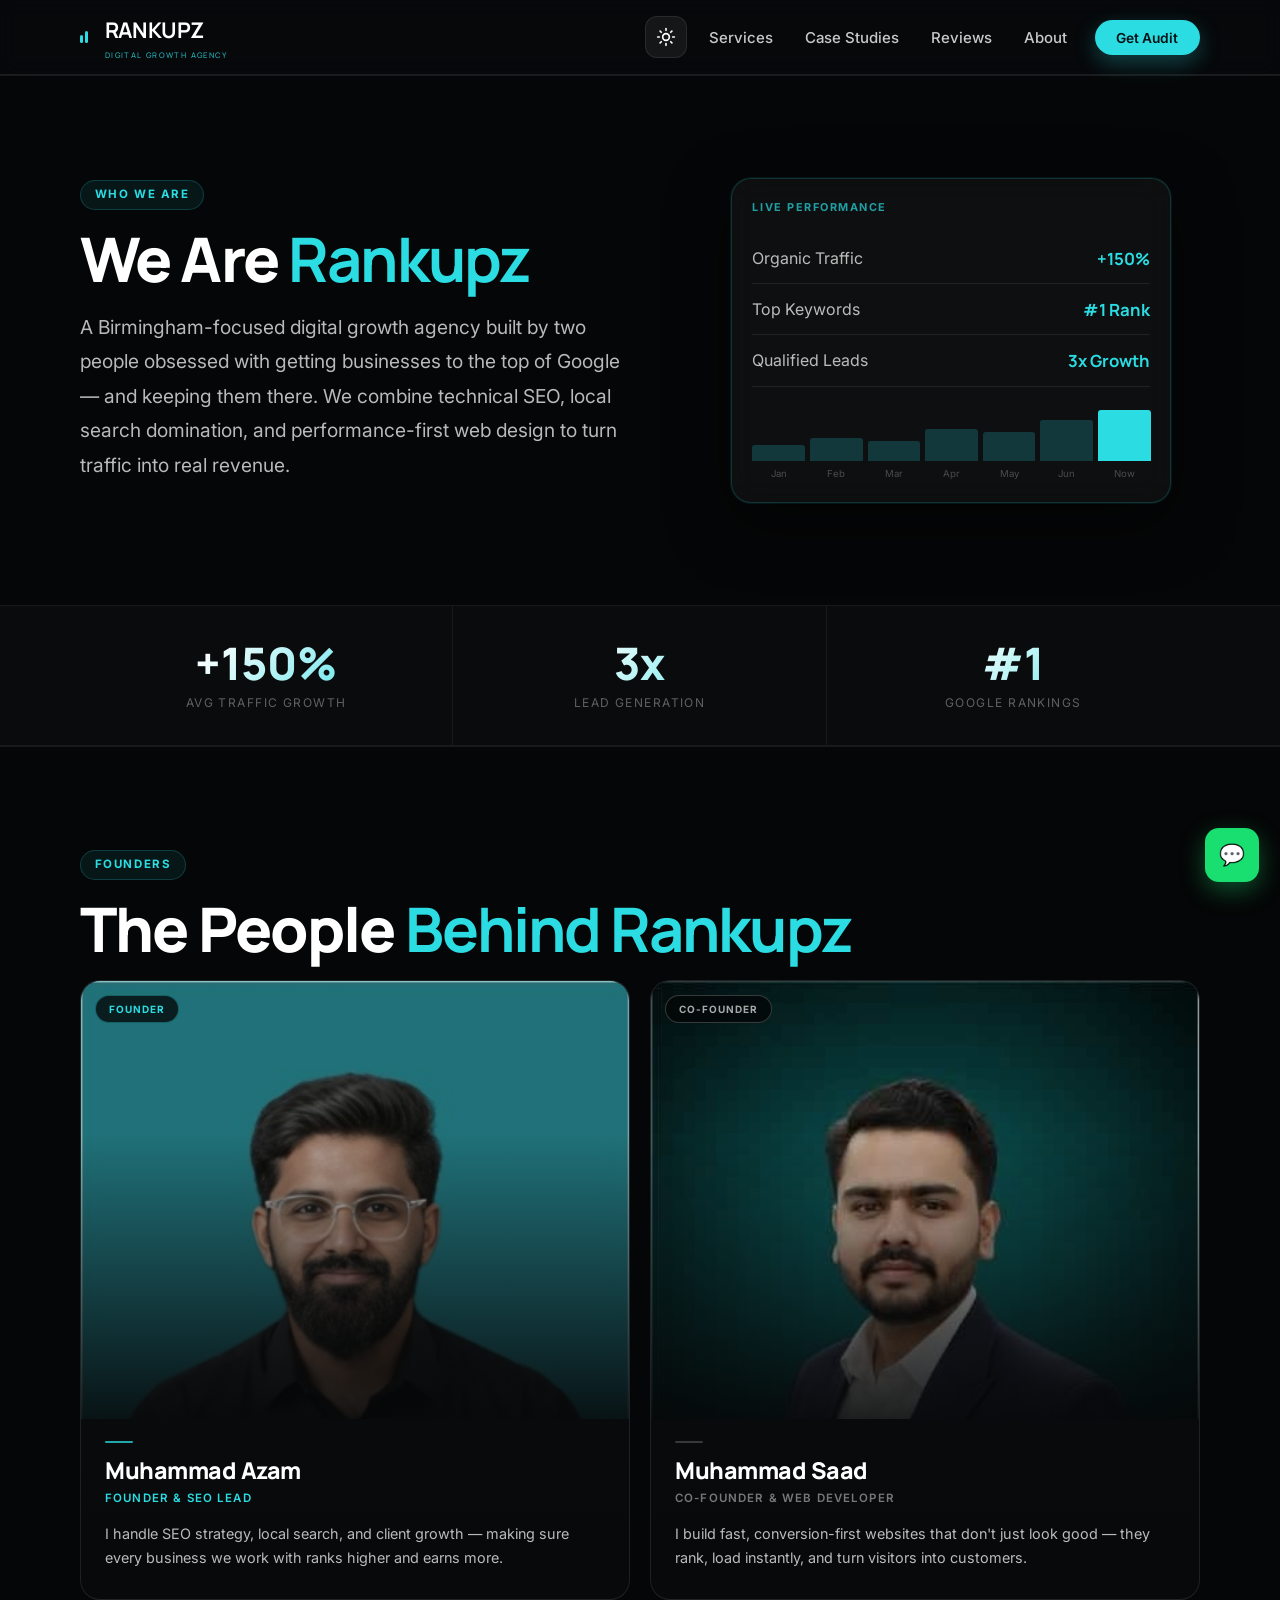
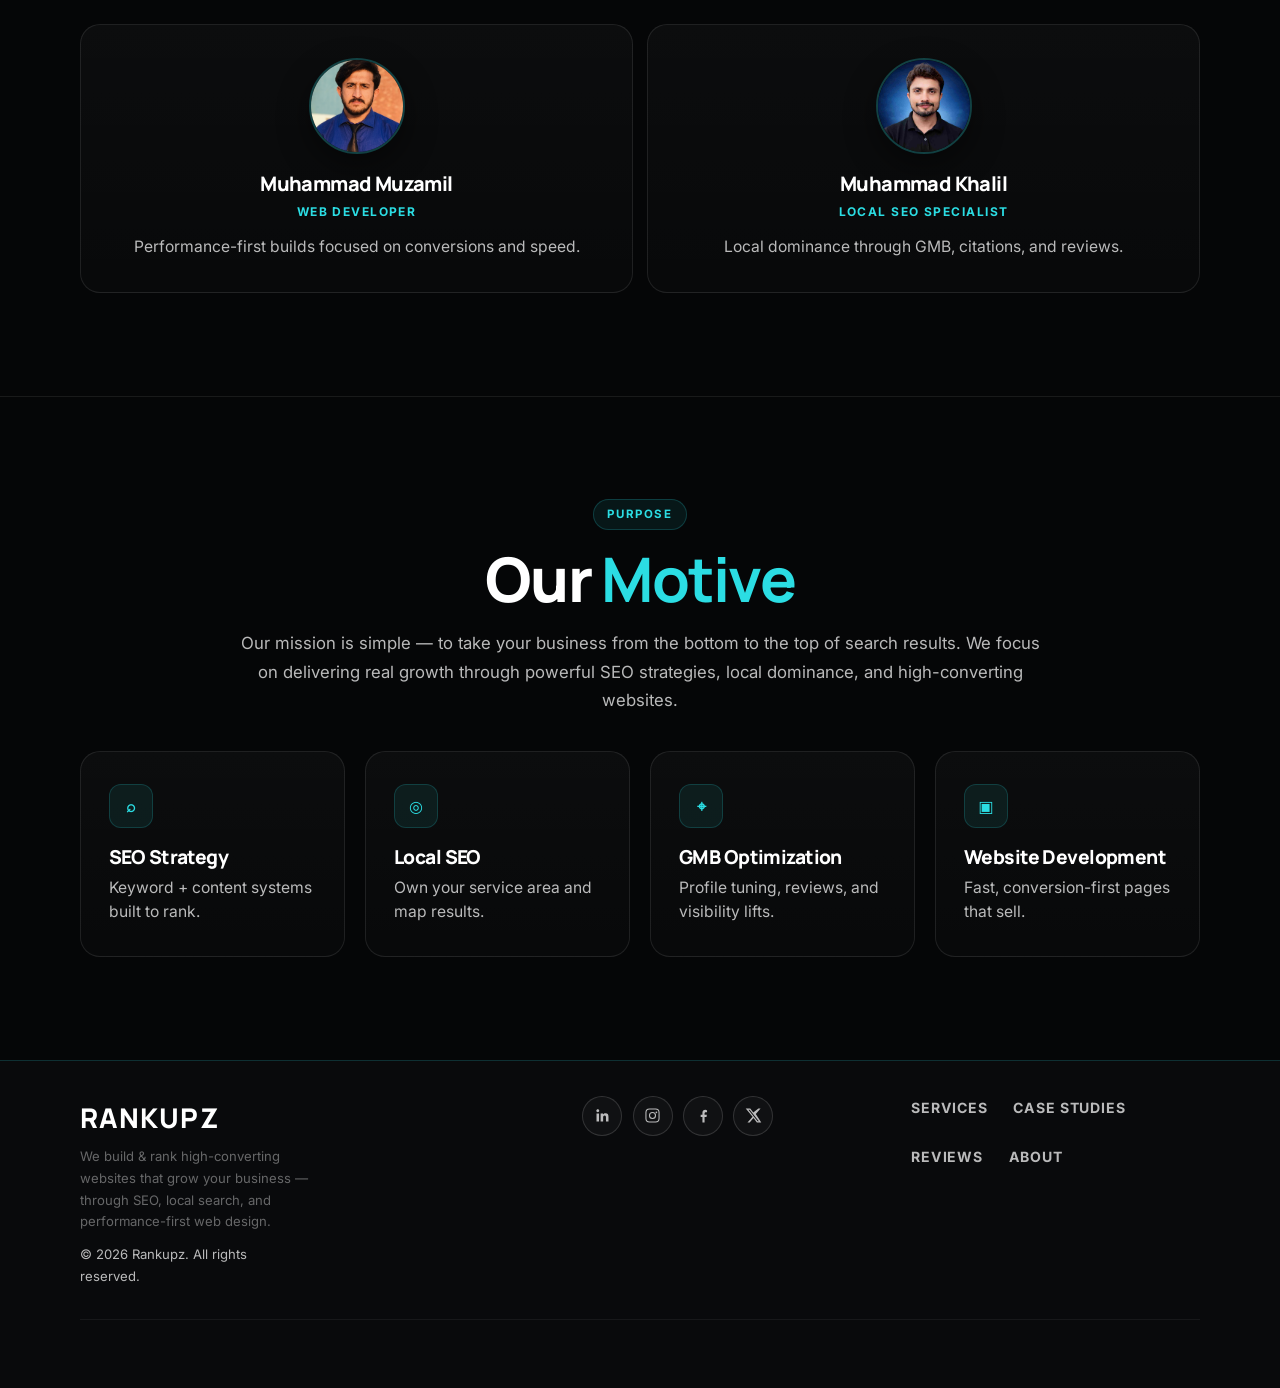
<file: about.html>
<!DOCTYPE html>
<html lang="en">
<head>
  <meta charset="UTF-8" />
  <meta name="viewport" content="width=device-width, initial-scale=1.0" />
  <meta name="description" content="Learn more about Rankupz, its expertise, and the services behind its premium digital growth work." />
  <title>About Us - Rankupz | Digital Growth Agency Birmingham</title>
  <link rel="preconnect" href="https://fonts.googleapis.com" />
  <link rel="preconnect" href="https://fonts.gstatic.com" crossorigin />
  <link href="https://fonts.googleapis.com/css2?family=Manrope:wght@500;600;700;800&family=Inter:wght@400;500;600;700&display=swap" rel="stylesheet" />
  <link rel="stylesheet" href="style.css" />
  <script>
    (function () {
      try {
        if (localStorage.getItem("theme") === "light") document.documentElement.setAttribute("data-theme", "light");
      } catch (e) {}
    })();
  </script>
</head>
<body>
  <a class="skip-link" href="#main">Skip to content</a>

  <header class="site-header" id="top">
    <div class="container header-inner">
      <a class="logo" href="index.html" aria-label="Home">
        <span class="logo-bars" aria-hidden="true"></span>
        <div>
          RANKUPZ
          <span style="display:block;font-size:0.48rem;font-weight:500;letter-spacing:0.18em;color:rgba(43,221,227,0.8);text-transform:uppercase;margin-top:1px;">Digital Growth Agency</span>
        </div>
      </a>

      <nav class="nav" aria-label="Primary">
        <button type="button" class="theme-toggle" id="theme-toggle" aria-label="Switch to light mode" title="Switch to light mode" aria-pressed="true">
          <svg class="theme-toggle-icon theme-toggle-icon--sun" xmlns="http://www.w3.org/2000/svg" viewBox="0 0 24 24" fill="none" stroke="currentColor" stroke-width="2" stroke-linecap="round" aria-hidden="true">
            <circle cx="12" cy="12" r="4" />
            <path d="M12 2v2M12 20v2M4.93 4.93l1.41 1.41M17.66 17.66l1.41 1.41M2 12h2M20 12h2M4.93 19.07l1.41-1.41M17.66 6.34l1.41-1.41" />
          </svg>
          <svg class="theme-toggle-icon theme-toggle-icon--moon" xmlns="http://www.w3.org/2000/svg" viewBox="0 0 24 24" fill="currentColor" aria-hidden="true">
            <path d="M21 12.79A9 9 0 1 1 11.21 3 7 7 0 0 0 21 12.79z" />
          </svg>
        </button>
        <button type="button" class="nav-toggle" aria-expanded="false" aria-controls="nav-menu" aria-label="Open menu">
          <span class="nav-toggle-bar"></span>
          <span class="nav-toggle-bar"></span>
          <span class="nav-toggle-bar"></span>
        </button>

        <ul class="nav-menu" id="nav-menu">
          <li><a href="index.html#services" class="nav-link">Services</a></li>
          <li><a href="index.html#projects" class="nav-link">Case Studies</a></li>
          <li><a href="index.html#reviews" class="nav-link">Reviews</a></li>
          <li><a href="about.html" class="nav-link">About</a></li>
          <li><a href="index.html#contact" class="nav-cta">Get Audit</a></li>
        </ul>
      </nav>
    </div>
  </header>

  <main id="main">
    <section class="section about-hero-section">
      <div class="container about-hero-layout">

        <!-- LEFT: existing text content (keep exactly as is) -->
        <div class="about-hero-content">
          <p class="section-label">Who We Are</p>
          <h1 class="section-title">We Are <span class="accent">Rankupz</span></h1>
          <p class="about-lead">A Birmingham-focused digital growth agency built by two people obsessed with getting businesses to the top of Google — and keeping them there. We combine technical SEO, local search domination, and performance-first web design to turn traffic into real revenue.</p>
        </div>

        <!-- RIGHT: performance panel (copy EXACTLY from index.html hero) -->
        <div class="hero-visual">
          <div class="hero-panel">
            <p class="hero-panel-label">Live Performance</p>
            <div class="hero-panel-row">
              <span>Organic Traffic</span><strong>+150%</strong>
            </div>
            <div class="hero-panel-row">
              <span>Top Keywords</span><strong>#1 Rank</strong>
            </div>
            <div class="hero-panel-row">
              <span>Qualified Leads</span><strong>3x Growth</strong>
            </div>
            <div class="hero-chart" aria-hidden="true">
              <span class="hero-bar" style="height:28%"></span>
              <span class="hero-bar" style="height:42%"></span>
              <span class="hero-bar" style="height:36%"></span>
              <span class="hero-bar" style="height:58%"></span>
              <span class="hero-bar" style="height:52%"></span>
              <span class="hero-bar" style="height:74%"></span>
              <span class="hero-bar hero-bar--active" style="height:92%"></span>
            </div>
            <div class="hero-chart-months" aria-hidden="true">
              <span>Jan</span><span>Feb</span><span>Mar</span>
              <span>Apr</span><span>May</span><span>Jun</span>
              <span>Now</span>
            </div>
          </div>
        </div>

      </div>
    </section>

    <div class="about-stats-band">
      <div class="container">
        <div class="about-stats-inner">
          <div class="about-stat-item">
            <p class="about-stat-num">+150%</p>
            <p class="about-stat-lbl">Avg Traffic Growth</p>
          </div>
          <div class="about-stat-item">
            <p class="about-stat-num">3x</p>
            <p class="about-stat-lbl">Lead Generation</p>
          </div>
          <div class="about-stat-item">
            <p class="about-stat-num">#1</p>
            <p class="about-stat-lbl">Google Rankings</p>
          </div>
        </div>
      </div>
    </div>

    <section class="section founders-section">
      <div class="container">
        <p class="section-label">Founders</p>
        <h2 class="section-title">The People <span class="accent">Behind Rankupz</span></h2>

        <div class="founders-grid">
          <div class="founder-card reveal" data-delay="0">
            <div class="founder-img">
              <img src="azam.jpg" alt="Muhammad Azam - Founder Rankupz" loading="lazy" decoding="async" />
              <div class="founder-img-overlay"></div>
              <span class="founder-badge">Founder</span>
            </div>
            <div class="founder-body">
              <div class="founder-accent-line"></div>
              <h3 class="founder-name">Muhammad Azam</h3>
              <p class="founder-role">Founder & SEO Lead</p>
              <p class="founder-bio">I handle SEO strategy, local search, and client growth — making sure every business we work with ranks higher and earns more.</p>
            </div>
          </div>

          <div class="founder-card reveal" data-delay="1">
            <div class="founder-img">
              <img src="saad.jpg" alt="Muhammad Saad - Co-Founder Rankupz" loading="lazy" decoding="async" />
              <div class="founder-img-overlay"></div>
              <span class="founder-badge founder-badge--co">Co-Founder</span>
            </div>
            <div class="founder-body">
              <div class="founder-accent-line founder-accent-line--dim"></div>
              <h3 class="founder-name">Muhammad Saad</h3>
              <p class="founder-role founder-role--dim">Co-Founder & Web Developer</p>
              <p class="founder-bio">I build fast, conversion-first websites that don't just look good — they rank, load instantly, and turn visitors into customers.</p>
            </div>
          </div>
        </div>

        <div class="team-members-row">
          <article class="team-card reveal" data-delay="2">
            <img class="team-avatar" src="Muzamil.jpg" alt="Muhammad Muzamil profile photo" />
            <h3 class="team-name">Muhammad Muzamil</h3>
            <p class="team-role">Web Developer</p>
            <p class="team-bio">Performance-first builds focused on conversions and speed.</p>
          </article>

          <article class="team-card reveal" data-delay="3">
            <img class="team-avatar" src="khalil.jpg" alt="Muhammad Khalil photo" />
            <h3 class="team-name">Muhammad Khalil</h3>
            <p class="team-role">Local SEO Specialist</p>
            <p class="team-bio">Local dominance through GMB, citations, and reviews.</p>
          </article>
        </div>
      </div>
    </section>

    <!-- ========== OUR MOTIVE ========== -->
    <section class="section motive-section" aria-labelledby="motive-title">
      <div class="container motive-container">
        <header class="motive-header reveal">
          <p class="section-label">Purpose</p>
          <h2 id="motive-title" class="section-title">Our <span class="accent">Motive</span></h2>
          <p class="motive-desc">
            Our mission is simple — to take your business from the bottom to the top of search results. We focus on delivering real growth through powerful SEO strategies, local dominance, and high-converting websites.
          </p>
        </header>

        <div class="motive-grid">
          <article class="motive-card reveal" data-delay="0">
            <div class="motive-icon" aria-hidden="true">⌕</div>
            <h3 class="motive-title">SEO Strategy</h3>
            <p class="motive-text">Keyword + content systems built to rank.</p>
          </article>

          <article class="motive-card reveal" data-delay="1">
            <div class="motive-icon" aria-hidden="true">◎</div>
            <h3 class="motive-title">Local SEO</h3>
            <p class="motive-text">Own your service area and map results.</p>
          </article>

          <article class="motive-card reveal" data-delay="2">
            <div class="motive-icon" aria-hidden="true">⌖</div>
            <h3 class="motive-title">GMB Optimization</h3>
            <p class="motive-text">Profile tuning, reviews, and visibility lifts.</p>
          </article>

          <article class="motive-card reveal" data-delay="3">
            <div class="motive-icon" aria-hidden="true">▣</div>
            <h3 class="motive-title">Website Development</h3>
            <p class="motive-text">Fast, conversion-first pages that sell.</p>
          </article>
        </div>
      </div>
    </section>

  </main>

  <footer class="site-footer">
    <div class="container footer-inner">
      <div>
        <p class="footer-brand">RANKUPZ</p>
        <p class="footer-tagline">We build & rank high-converting websites that grow your business — through SEO, local search, and performance-first web design.</p>
        <p class="footer-copy">&copy; <span id="year"></span> Rankupz. All rights reserved.</p>
      </div>

      <div class="footer-social" aria-label="Social media links">
        <a href="https://www.linkedin.com/in/muhammad-azam-2197a6378/" class="social-link" target="_blank" rel="noopener noreferrer" aria-label="LinkedIn">
          <svg viewBox="0 0 24 24" fill="currentColor" aria-hidden="true"><path d="M20.447 20.452h-3.554v-5.569c0-1.328-.027-3.037-1.852-3.037-1.853 0-2.136 1.445-2.136 2.939v5.667H9.351V9h3.414v1.561h.046c.477-.9 1.637-1.85 3.37-1.85 3.601 0 4.267 2.37 4.267 5.455v6.286zM5.337 7.433c-1.144 0-2.063-.926-2.063-2.065 0-1.138.92-2.063 2.063-2.063 1.14 0 2.064.925 2.064 2.063 0 1.139-.925 2.065-2.064 2.065zm1.782 13.019H3.555V9h3.564v11.452z"/></svg>
        </a>
        <a href="https://www.instagram.com/" class="social-link" target="_blank" rel="noopener noreferrer" aria-label="Instagram">
          <svg viewBox="0 0 24 24" fill="currentColor" aria-hidden="true"><path d="M7.75 2h8.5A5.75 5.75 0 0 1 22 7.75v8.5A5.75 5.75 0 0 1 16.25 22h-8.5A5.75 5.75 0 0 1 2 16.25v-8.5A5.75 5.75 0 0 1 7.75 2m0 1.5A4.25 4.25 0 0 0 3.5 7.75v8.5a4.25 4.25 0 0 0 4.25 4.25h8.5a4.25 4.25 0 0 0 4.25-4.25v-8.5a4.25 4.25 0 0 0-4.25-4.25h-8.5M17.5 6.25a1.25 1.25 0 1 1 0 2.5 1.25 1.25 0 0 1 0-2.5M12 7a5 5 0 1 1 0 10 5 5 0 0 1 0-10m0 1.5a3.5 3.5 0 1 0 0 7 3.5 3.5 0 0 0 0-7"/></svg>
        </a>
        <a href="https://www.facebook.com/" class="social-link" target="_blank" rel="noopener noreferrer" aria-label="Facebook">
          <svg viewBox="0 0 24 24" fill="currentColor" aria-hidden="true"><path d="M13.5 22v-8h2.75l.5-3h-3.25V9.25c0-.89.34-1.75 1.82-1.75H17V4.87A19.6 19.6 0 0 0 14.57 4c-2.48 0-4.07 1.5-4.07 4.22V11H8v3h2.5v8h3z"/></svg>
        </a>
        <a href="https://x.com/" class="social-link" target="_blank" rel="noopener noreferrer" aria-label="X (Twitter)">
          <svg viewBox="0 0 24 24" fill="currentColor" aria-hidden="true"><path d="M18.9 2h3.1l-6.8 7.8L23 22h-6.2l-4.8-6.3L6.6 22H3.5l7.2-8.3L1 2h6.4l4.3 5.7L18.9 2zm-1.1 18h1.7L6.6 3.9H4.8L17.8 20z"/></svg>
        </a>
      </div>

      <nav class="footer-links" aria-label="Footer">
        <a href="index.html#services">Services</a>
        <a href="index.html#projects">Case Studies</a>
        <a href="index.html#reviews">Reviews</a>
        <a href="about.html">About</a>
      </nav>
    </div>

    <a class="floating-chat" href="index.html#contact" aria-label="Open contact section">💬</a>
  </footer>

  <script src="script.js"></script>
</body>
</html>
</file>
<file: style.css>
/* ============================================
   RANKUPZ — dark premium agency UI
   Accent: #2bdde3
   ============================================ */

:root {
  color-scheme: dark;
  --bg: #050607;
  --surface: #0c0d10;
  --surface-2: #111318;
  --text: #ffffff;
  --muted: rgba(255, 255, 255, 0.72);
  --accent: #2bdde3;
  --accent-soft: rgba(43, 221, 227, 0.15);
  --border: rgba(255, 255, 255, 0.09);
  --stat-gradient-start: #ffffff;
  /* Softer, more premium shadows (less harsh) */
  --shadow: 0 14px 44px rgba(0, 0, 0, 0.42);
  --shadow-hover: 0 18px 56px rgba(0, 0, 0, 0.48);
  --glow-soft: 0 0 0 1px rgba(43, 221, 227, 0.12), 0 10px 30px rgba(43, 221, 227, 0.14);
  --glow-hover: 0 0 0 1px rgba(43, 221, 227, 0.22), 0 14px 38px rgba(43, 221, 227, 0.18);
  --radius: 20px;
  --radius-pill: 999px;
  --font-display: "Manrope", system-ui, sans-serif;
  --font-body: "Inter", system-ui, sans-serif;
  --header-h: 74px;
  --ease: cubic-bezier(0.22, 1, 0.36, 1);
  /* Consistent spacing scale */
  --space-1: 0.5rem;
  --space-2: 0.75rem;
  --space-3: 1rem;
  --space-4: 1.25rem;
  --space-5: 1.6rem;
  --space-6: 2rem;
  --space-7: 2.6rem;
}

*,
*::before,
*::after {
  box-sizing: border-box;
}

html {
  scroll-behavior: smooth;
}

@media (prefers-reduced-motion: reduce) {
  html {
    scroll-behavior: auto;
  }
  *,
  *::before,
  *::after {
    animation-duration: 0.01ms !important;
    animation-iteration-count: 1 !important;
    transition-duration: 0.01ms !important;
  }
}

body {
  margin: 0;
  font-family: var(--font-body);
  font-size: 1rem;
  line-height: 1.65;
  color: var(--text);
  background: var(--bg);
  -webkit-font-smoothing: antialiased;
}

/* Better focus styles for keyboard users */
:focus-visible {
  outline: 3px solid rgba(43, 221, 227, 0.35);
  outline-offset: 3px;
}

img {
  max-width: 100%;
  height: auto;
  display: block;
}

h1, h2, h3, h4 {
  font-family: var(--font-display);
  color: var(--text);
  font-weight: 700;
  line-height: 1.15;
  letter-spacing: -0.03em;
}

a {
  color: inherit;
  text-decoration: none;
}

ul {
  margin: 0;
  padding: 0;
  list-style: none;
}

.accent {
  color: var(--accent);
  font-weight: 700;
}

.skip-link {
  position: absolute;
  left: -9999px;
  z-index: 9999;
  padding: 0.75rem 1rem;
  background: var(--accent);
  color: #000;
  font-weight: 600;
  border-radius: 8px;
}
.skip-link:focus {
  left: 1rem;
  top: 1rem;
}

.container {
  width: min(1120px, 92vw);
  margin-left: auto;
  margin-right: auto;
}

/* ========== Header ========== */
.site-header {
  position: sticky;
  top: 0;
  z-index: 300;
  background: rgba(8, 9, 11, 0.82);
  backdrop-filter: blur(10px);
  border-bottom: 1px solid var(--border);
  transition: background 0.3s var(--ease), box-shadow 0.3s var(--ease), border-color 0.3s var(--ease);
}

.site-header.is-scrolled {
  background: rgba(8, 9, 11, 0.95);
  border-color: rgba(43, 221, 227, 0.2);
  box-shadow: 0 8px 26px rgba(0, 0, 0, 0.4);
}

.header-inner {
  display: flex;
  align-items: center;
  justify-content: space-between;
  min-height: var(--header-h);
  padding: 0.15rem 0;
}

.nav {
  display: flex;
  align-items: center;
  gap: 0.5rem;
}

.theme-toggle {
  display: inline-flex;
  align-items: center;
  justify-content: center;
  width: 42px;
  height: 42px;
  padding: 0;
  border: 1px solid var(--border);
  border-radius: 12px;
  background: rgba(255, 255, 255, 0.06);
  color: var(--text);
  cursor: pointer;
  flex-shrink: 0;
  transition: background 0.25s var(--ease), border-color 0.25s var(--ease), transform 0.2s var(--ease);
}

.theme-toggle:hover {
  background: rgba(43, 221, 227, 0.12);
  border-color: rgba(43, 221, 227, 0.35);
}

.theme-toggle:focus-visible {
  outline: 3px solid rgba(43, 221, 227, 0.45);
  outline-offset: 2px;
}

.theme-toggle svg {
  width: 20px;
  height: 20px;
  display: block;
}

.theme-toggle .theme-toggle-icon--moon {
  display: none;
}

html[data-theme="light"] .theme-toggle .theme-toggle-icon--sun {
  display: none;
}

html[data-theme="light"] .theme-toggle .theme-toggle-icon--moon {
  display: block;
}

.logo {
  font-family: var(--font-display);
  font-weight: 700;
  font-size: 1.35rem;
  letter-spacing: -0.02em;
  color: var(--text);
  display: inline-flex;
  align-items: center;
  gap: 0.55rem;
}

.logo-bars {
  width: 12px;
  height: 12px;
  position: relative;
  display: inline-block;
}
.logo-bars::before,
.logo-bars::after {
  content: "";
  position: absolute;
  bottom: 0;
  width: 3px;
  border-radius: 3px;
  background: var(--accent);
}
.logo-bars::before {
  left: 0;
  height: 8px;
}
.logo-bars::after {
  left: 5px;
  height: 12px;
}
.logo-bars + * {
  margin-left: 0.25rem;
}

.nav-menu {
  display: flex;
  align-items: center;
  gap: 0.2rem;
  list-style: none;
  margin: 0;
  padding: 0;
}

.nav-link {
  position: relative;
  font-size: 0.9375rem;
  font-weight: 500;
  color: var(--text);
  opacity: 0.78;
  padding: 0.55rem 0.9rem;
  transition: opacity 0.25s var(--ease);
}

.nav-link::after {
  content: "";
  position: absolute;
  left: 0.9rem;
  right: 0.9rem;
  bottom: 0.15rem;
  height: 2px;
  background: var(--accent);
  transform: scaleX(0);
  transform-origin: left;
  transition: transform 0.3s var(--ease);
}

.nav-link:hover,
.nav-link:focus-visible {
  opacity: 1;
}

.nav-link:hover::after,
.nav-link:focus-visible::after {
  transform: scaleX(1);
}

/* Nav CTA: pill, secondary fill, white text */
.nav-cta {
  margin-left: 0.65rem;
  padding: 0.6rem 1.35rem;
  font-size: 0.86rem;
  font-weight: 600;
  color: #ffffff !important;
  border-radius: var(--radius-pill);
  background: var(--accent);
  color: #061215 !important;
  box-shadow: 0 8px 22px rgba(43, 221, 227, 0.28);
  transition: transform 0.25s var(--ease), box-shadow 0.25s var(--ease), background 0.25s var(--ease);
}

.nav-cta:hover {
  transform: translateY(-1px);
  box-shadow: 0 12px 30px rgba(43, 221, 227, 0.34);
}

.nav-toggle {
  display: none;
  flex-direction: column;
  gap: 5px;
  background: none;
  border: none;
  cursor: pointer;
  padding: 0.5rem;
}

.nav-toggle-bar {
  width: 22px;
  height: 2px;
  background: var(--text);
  border-radius: 1px;
  transition: transform 0.25s var(--ease), opacity 0.25s var(--ease);
}

@media (max-width: 768px) {
  .nav-toggle {
    display: flex;
  }
  .nav-menu {
    position: fixed;
    inset: var(--header-h) 0 auto 0;
    flex-direction: column;
    gap: 0;
    padding: 1rem 0 1.25rem;
    background: rgba(8, 9, 11, 0.98);
    border-bottom: 1px solid var(--border);
    box-shadow: var(--shadow);
    transform: translateY(-120%);
    opacity: 0;
    visibility: hidden;
    transition: transform 0.3s var(--ease), opacity 0.3s var(--ease), visibility 0.3s;
  }
  .nav-menu.is-open {
    transform: translateY(0);
    opacity: 1;
    visibility: visible;
  }
  .nav-menu li {
    width: 100%;
    justify-content: center;
  }
  .nav-link {
    display: block;
    width: 100%;
    text-align: center;
    padding: 0.85rem 1rem;
    opacity: 1;
  }
  .nav-link::after {
    left: 30%;
    right: 30%;
    bottom: 0.4rem;
  }
  .nav-cta {
    margin: 0.65rem 1.25rem 0;
    width: calc(100% - 2.5rem);
    text-align: center;
  }
  .nav-toggle[aria-expanded="true"] .nav-toggle-bar:nth-child(1) {
    transform: translateY(7px) rotate(45deg);
  }
  .nav-toggle[aria-expanded="true"] .nav-toggle-bar:nth-child(2) {
    opacity: 0;
  }
  .nav-toggle[aria-expanded="true"] .nav-toggle-bar:nth-child(3) {
    transform: translateY(-7px) rotate(-45deg);
  }
}

/* ========== Buttons ========== */
.btn {
  display: inline-flex;
  align-items: center;
  justify-content: center;
  gap: 0.5rem;
  padding: 0.9rem 1.75rem;
  min-height: 50px;
  font-family: var(--font-body);
  font-size: 0.9375rem;
  font-weight: 600;
  border-radius: var(--radius-pill);
  border: none;
  cursor: pointer;
  transition: transform 0.25s var(--ease), box-shadow 0.25s var(--ease), background 0.25s var(--ease), color 0.25s var(--ease);
}

.btn-primary {
  color: #071316;
  background: var(--accent);
  box-shadow: 0 10px 26px rgba(43, 221, 227, 0.28);
}

.btn-primary:hover {
  transform: translateY(-2px);
  box-shadow: 0 16px 40px rgba(43, 221, 227, 0.36);
}

.btn-primary:active {
  transform: scale(0.98);
}

.btn-ghost {
  background: transparent;
  color: var(--text);
  border: 1px solid rgba(255, 255, 255, 0.14);
  box-shadow: none;
}

.btn-ghost:hover {
  border-color: rgba(43, 221, 227, 0.4);
  background: rgba(255, 255, 255, 0.03);
  transform: translateY(-1px);
}

.btn-block {
  width: 100%;
}

/* ========== Hero ========== */
.hero {
  position: relative;
  padding: clamp(4.2rem, 9vw, 6.8rem) 0 clamp(4.8rem, 9vw, 7.4rem);
  background: var(--bg);
  overflow: hidden;
}

.hero-bg {
  position: absolute;
  inset: 0;
  background:
    radial-gradient(ellipse 60% 35% at 75% 30%, rgba(255, 255, 255, 0.1), transparent 65%),
    radial-gradient(ellipse 80% 60% at 50% 50%, rgba(43, 221, 227, 0.08), transparent 75%);
  pointer-events: none;
}

.hero-layout {
  position: relative;
  z-index: 1;
  display: grid;
  grid-template-columns: minmax(0, 1.05fr) minmax(0, 0.95fr);
  gap: clamp(2.6rem, 6vw, 4.6rem);
  align-items: center;
}

.hero-content {
  max-width: 40rem;
}

.hero-badge {
  display: inline-block;
  font-size: 0.78rem;
  font-weight: 600;
  letter-spacing: 0.14em;
  text-transform: uppercase;
  color: var(--accent);
  margin-bottom: 1.25rem;
}

.hero-title {
  font-size: clamp(3rem, 8vw, 5.5rem);
  font-weight: 800;
  margin: 0 0 0.85rem;
  line-height: 0.98;
  color: var(--text);
}

.hero-sub {
  font-size: clamp(1.08rem, 1.8vw, 1.35rem);
  color: var(--muted);
  margin: 0 0 2rem;
  max-width: 44rem;
  line-height: 1.55;
}

.hero-actions {
  display: flex;
  flex-wrap: wrap;
  gap: 1rem;
}

.hero-visual {
  display: flex;
  justify-content: center;
}

.hero-panel {
  width: min(440px, 100%);
  background: linear-gradient(180deg, rgba(255, 255, 255, 0.07) 0%, rgba(255, 255, 255, 0.03) 100%);
  border: 1px solid var(--border);
  border-radius: var(--radius);
  padding: 1.25rem;
  box-shadow: var(--shadow);
}

.hero-panel-row {
  display: flex;
  align-items: center;
  justify-content: space-between;
  padding: 0.7rem 0;
  border-bottom: 1px solid rgba(255, 255, 255, 0.08);
  color: var(--muted);
}

.hero-panel-row strong {
  color: var(--accent);
  font-family: var(--font-display);
  font-size: 1.05rem;
}

.hero-line-chart {
  margin-top: 1rem;
  height: 130px;
  border-radius: 10px;
  border: 1px solid rgba(255, 255, 255, 0.08);
  background:
    linear-gradient(150deg, rgba(43, 221, 227, 0.3) 0%, rgba(43, 221, 227, 0.02) 70%),
    radial-gradient(circle at 25% 70%, rgba(43, 221, 227, 0.45) 0 2px, transparent 3px),
    radial-gradient(circle at 50% 52%, rgba(43, 221, 227, 0.45) 0 2px, transparent 3px),
    radial-gradient(circle at 72% 37%, rgba(43, 221, 227, 0.45) 0 2px, transparent 3px),
    linear-gradient(135deg, transparent 0 20%, rgba(43, 221, 227, 0.9) 20% 22%, transparent 22% 43%, rgba(43, 221, 227, 0.9) 43% 45%, transparent 45% 64%, rgba(43, 221, 227, 0.9) 64% 66%, transparent 66%);
}

.fade-in-up {
  opacity: 0;
  animation: fadeInUp 0.75s var(--ease) forwards;
}

@keyframes fadeInUp {
  from {
    opacity: 0;
    transform: translateY(16px);
  }
  to {
    opacity: 1;
    transform: translateY(0);
  }
}

@media (max-width: 960px) {
  .hero-layout {
    grid-template-columns: 1fr;
    text-align: left;
  }
  .hero-content {
    max-width: none;
  }
  .hero-sub {
    margin-left: auto;
    margin-right: auto;
  }
  .hero-visual {
    max-width: 100%;
  }
}

/* ========== Sections ========== */
.section {
  padding: clamp(4.5rem, 9vw, 7rem) 0;
  background: var(--bg);
  border-top: 1px solid rgba(255, 255, 255, 0.08);
}

.section-header {
  display: grid;
  grid-template-columns: 1fr 1fr;
  gap: 2.25rem;
  align-items: start;
  margin-bottom: clamp(2.5rem, 5vw, 3.5rem);
}

.section-label {
  font-size: 0.85rem;
  font-weight: 700;
  letter-spacing: 0.18em;
  text-transform: uppercase;
  color: var(--accent);
  margin: 0 0 1rem;
}

.section-title {
  font-size: clamp(2.1rem, 4.8vw, 4.1rem);
  font-weight: 800;
  margin: 0 0 0.85rem;
  color: var(--text);
  line-height: 1.2;
}

.section-desc {
  margin: 0;
  color: var(--muted);
  font-size: clamp(1rem, 1.3vw, 1.15rem);
  line-height: 1.6;
  max-width: 34rem;
}

/* Scroll reveal */
.reveal {
  opacity: 0;
  transform: translateY(20px);
  transition: opacity 0.8s var(--ease), transform 0.8s var(--ease);
}

.reveal.is-visible {
  opacity: 1;
  transform: translateY(0);
}

/* ========== Services (glass cards) ========== */
.services-grid {
  display: grid;
  grid-template-columns: repeat(3, minmax(0, 1fr));
  gap: 1.25rem;
  background: transparent;
}

.service-card {
  padding: 2.35rem 2.1rem 2.2rem;
  background: linear-gradient(180deg, rgba(255, 255, 255, 0.03) 0%, rgba(255, 255, 255, 0.015) 100%);
  border: 1px solid var(--border);
  min-height: 340px;
  border-radius: var(--radius);
  transition: all 0.3s ease;
}

.service-card:hover {
  transform: translateY(-8px) scale(1.02);
  box-shadow: 0 20px 60px rgba(0,0,0,0.5), 0 0 0 1px rgba(43, 221, 227, 0.18), 0 0 28px rgba(43, 221, 227, 0.14);
  background: linear-gradient(180deg, rgba(43, 221, 227, 0.06) 0%, rgba(255, 255, 255, 0.015) 100%);
}

.service-card--featured {
  background: linear-gradient(180deg, rgba(43, 221, 227, 0.08) 0%, rgba(255, 255, 255, 0.02) 100%);
}

.service-card-icon {
  width: 44px;
  height: 44px;
  display: flex;
  align-items: center;
  justify-content: center;
  margin-bottom: 1.15rem;
  border-radius: 10px;
  background: rgba(43, 221, 227, 0.09);
  color: var(--accent);
  border: 1px solid rgba(43, 221, 227, 0.15);
  transition: transform 0.25s var(--ease);
}

.service-card-icon svg {
  width: 22px;
  height: 22px;
}

.service-card:hover .service-card-icon {
  transform: scale(1.05);
}

.service-card-icon--solid {
  background: rgba(43, 221, 227, 0.18);
}

.service-card-title {
  font-size: 1.55rem;
  font-weight: 800;
  margin: 0 0 0.5rem;
  color: var(--text);
}

.service-card-desc {
  display: none;
}

.service-sublist {
  margin: 0;
  font-size: 0.98rem;
  color: var(--muted);
}

.service-sublist li {
  position: relative;
  padding-left: 1.1rem;
  margin-bottom: 0.7rem;
}

.service-sublist li::before {
  content: "";
  position: absolute;
  left: 0;
  top: 0.55em;
  width: 5px;
  height: 5px;
  border-radius: 50%;
  background: var(--accent);
}

@media (max-width: 640px) {
  .section-header {
    grid-template-columns: 1fr;
  }
  .section-desc {
    font-size: 1.05rem;
    line-height: 1.6;
  }
  .services-grid {
    grid-template-columns: 1fr;
  }
  .service-card {
    border-right: 0;
    border-bottom: 1px solid var(--border);
  }
}

/* ========== Why us ========== */
.why-layout {
  display: grid;
  grid-template-columns: 1.15fr 1fr;
  gap: 2.2rem;
}

.why-intro .section-title {
  font-size: clamp(2.3rem, 6vw, 4.8rem);
}

.why-grid {
  display: grid;
  grid-template-columns: repeat(2, minmax(0, 1fr));
  gap: 1.25rem;
  background: transparent;
}

.why-item {
  padding: 2.1rem 1.95rem;
  background: linear-gradient(180deg, rgba(255, 255, 255, 0.03) 0%, rgba(255, 255, 255, 0.015) 100%);
  border: 1px solid var(--border);
  border-radius: var(--radius);
  transition: all 0.3s ease;
}

.why-item:hover {
  transform: translateY(-8px) scale(1.02);
  box-shadow: 0 20px 60px rgba(0,0,0,0.5), 0 0 0 1px rgba(43, 221, 227, 0.18), 0 0 28px rgba(43, 221, 227, 0.12);
  background: rgba(43, 221, 227, 0.06);
}

.why-title {
  font-size: 1.25rem;
  font-weight: 800;
  margin: 0 0 0.45rem;
  color: var(--text);
}

.why-text {
  margin: 0;
  font-size: 0.98rem;
  color: var(--muted);
  line-height: 1.6;
}

/* ========== Projects ========== */
.projects-grid {
  display: grid;
  grid-template-columns: repeat(3, minmax(0, 1fr));
  gap: 1.25rem;
  background: transparent;
}

.project-card {
  padding: 2.15rem 1.95rem;
  border: 1px solid var(--border);
  background: linear-gradient(180deg, rgba(255, 255, 255, 0.03) 0%, rgba(255, 255, 255, 0.015) 100%);
  min-height: 300px;
  border-radius: var(--radius);
  transition: all 0.3s ease;
}

.project-card:hover {
  transform: translateY(-8px) scale(1.02);
  box-shadow: 0 20px 60px rgba(0,0,0,0.5), 0 0 0 1px rgba(43, 221, 227, 0.18), 0 0 28px rgba(43, 221, 227, 0.12);
  background: linear-gradient(180deg, rgba(43, 221, 227, 0.05) 0%, rgba(255, 255, 255, 0.015) 100%);
}

.project-title {
  font-size: 1.35rem;
  font-weight: 800;
  margin: 0.2rem 0 0.35rem;
  color: var(--text);
}

.stat-number {
  margin: 0 0 0.8rem;
  font-family: var(--font-display);
  font-size: clamp(2rem, 5vw, 2.8rem);
  font-weight: 800;
  color: var(--accent);
}

.project-desc {
  margin: 0;
  font-size: 0.98rem;
  color: var(--muted);
  line-height: 1.55;
}

/* ========== Portfolio / Our Work ========== */
.portfolio-grid {
  display: grid;
  grid-template-columns: repeat(2, minmax(0, 1fr));
  gap: 1.25rem;
}

.portfolio-card {
  text-align: left;
  width: 100%;
  padding: 0;
  border: 1px solid var(--border);
  border-radius: var(--radius);
  background: linear-gradient(180deg, rgba(255, 255, 255, 0.03) 0%, rgba(255, 255, 255, 0.015) 100%);
  box-shadow: var(--shadow);
  overflow: hidden;
  cursor: pointer;
  transition: transform 0.35s var(--ease), box-shadow 0.35s var(--ease), border-color 0.35s var(--ease);
}

.portfolio-media {
  position: relative;
  aspect-ratio: 16 / 10;
  overflow: hidden;
}

.portfolio-media img {
  width: 100%;
  height: 100%;
  object-fit: cover;
  transform: scale(1.02);
  transition: transform 0.55s var(--ease);
}

.portfolio-body {
  padding: 1.6rem 1.6rem 1.7rem;
}

.portfolio-category {
  margin: 0 0 0.6rem;
  color: var(--accent);
  font-weight: 800;
  font-size: 0.72rem;
  letter-spacing: 0.12em;
  text-transform: uppercase;
}

.portfolio-title {
  margin: 0 0 0.55rem;
  font-family: var(--font-display);
  font-weight: 800;
  font-size: 1.25rem;
  color: var(--text);
  letter-spacing: -0.02em;
}

.portfolio-desc {
  margin: 0;
  color: var(--muted);
  font-size: 0.98rem;
  line-height: 1.6;
}

.portfolio-card:hover,
.portfolio-card:focus-visible {
  transform: translateY(-8px) scale(1.01);
  border-color: rgba(43, 221, 227, 0.22);
  box-shadow: 0 22px 60px rgba(0,0,0,0.5), 0 0 0 1px rgba(43, 221, 227, 0.18), 0 0 28px rgba(43, 221, 227, 0.12);
  outline: none;
}

.portfolio-card:hover .portfolio-media img,
.portfolio-card:focus-visible .portfolio-media img {
  transform: scale(1.08);
}

.portfolio-cta {
  margin-top: 2.25rem;
  display: flex;
  justify-content: center;
}

@media (max-width: 900px) {
  .portfolio-grid {
    grid-template-columns: 1fr;
  }
  .portfolio-body {
    padding: 1.4rem 1.35rem 1.5rem;
  }
}

/* ========== Case study modal ========== */
.case-modal {
  position: fixed;
  inset: 0;
  z-index: 999;
  display: grid;
  place-items: center;
  padding: 1.25rem;
  opacity: 0;
  visibility: hidden;
  pointer-events: none;
  transition: opacity 0.25s var(--ease), visibility 0.25s var(--ease);
}

.case-modal.is-open {
  opacity: 1;
  visibility: visible;
  pointer-events: auto;
}

.case-modal-overlay {
  position: absolute;
  inset: 0;
  background: rgba(0, 0, 0, 0.62);
  backdrop-filter: blur(10px);
}

.case-modal-dialog {
  position: relative;
  width: min(820px, 92vw);
  max-height: min(78vh, 720px);
  overflow: auto;
  border-radius: 22px;
  border: 1px solid rgba(43, 221, 227, 0.22);
  background: linear-gradient(180deg, rgba(255,255,255,0.04) 0%, rgba(255,255,255,0.02) 100%);
  box-shadow: 0 28px 90px rgba(0,0,0,0.62);
  transform: translateY(14px) scale(0.98);
  transition: transform 0.25s var(--ease);
  z-index: 1;
}

.case-modal.is-open .case-modal-dialog {
  transform: translateY(0) scale(1);
}

.case-modal-close {
  position: absolute;
  top: 14px;
  right: 14px;
  width: 42px;
  height: 42px;
  border-radius: 14px;
  border: 1px solid rgba(255, 255, 255, 0.14);
  background: rgba(255, 255, 255, 0.06);
  color: var(--text);
  cursor: pointer;
  display: grid;
  place-items: center;
  font-size: 1.5rem;
  line-height: 1;
  transition: transform 0.2s var(--ease), border-color 0.2s var(--ease), background 0.2s var(--ease);
}

.case-modal-close:hover {
  transform: translateY(-1px);
  border-color: rgba(43, 221, 227, 0.35);
  background: rgba(43, 221, 227, 0.12);
}

.case-modal-content {
  padding: 2.1rem 2.1rem 2rem;
}

.case-modal-kicker {
  margin: 0 0 0.4rem;
  color: var(--muted);
  font-size: 0.9rem;
}

.case-modal-title {
  margin: 0 0 0.5rem;
  font-family: var(--font-display);
  font-weight: 900;
  font-size: clamp(1.65rem, 3.2vw, 2.25rem);
  color: var(--text);
  letter-spacing: -0.03em;
}

.case-modal-live {
  display: inline-flex;
  align-items: center;
  gap: 0.4rem;
  margin: 0 0 1.1rem;
  padding: 0.45rem 0.85rem;
  border-radius: 999px;
  border: 1px solid rgba(43, 221, 227, 0.35);
  background: rgba(43, 221, 227, 0.08);
  color: var(--accent);
  font-weight: 800;
  letter-spacing: 0.06em;
  text-transform: uppercase;
  font-size: 0.68rem;
  transition: transform 0.2s var(--ease), background 0.2s var(--ease), border-color 0.2s var(--ease);
}

.case-modal-live:hover {
  transform: translateY(-1px);
  background: rgba(43, 221, 227, 0.12);
  border-color: rgba(43, 221, 227, 0.55);
}

.case-modal-category {
  margin: 0 0 1.4rem;
  color: var(--accent);
  font-weight: 800;
  letter-spacing: 0.12em;
  text-transform: uppercase;
  font-size: 0.72rem;
}

.case-modal-grid {
  display: grid;
  grid-template-columns: 1fr 1fr;
  gap: 1.25rem;
}

.case-modal-block {
  padding: 1.25rem 1.25rem 1.15rem;
  border-radius: 18px;
  border: 1px solid var(--border);
  background: rgba(0, 0, 0, 0.22);
}

.case-modal-block--full {
  grid-column: 1 / -1;
}

.case-modal-heading {
  margin: 0 0 0.55rem;
  color: var(--text);
  font-family: var(--font-display);
  font-weight: 800;
  font-size: 1.05rem;
}

.case-modal-text {
  margin: 0;
  color: var(--muted);
  line-height: 1.7;
}

.case-modal-results {
  margin: 0;
  padding: 0;
  list-style: none;
  display: grid;
  gap: 0.6rem;
}

.case-modal-results li {
  padding-left: 1.1rem;
  position: relative;
  color: var(--text);
  font-weight: 800;
}

.case-modal-results li::before {
  content: "";
  position: absolute;
  left: 0;
  top: 0.62em;
  width: 6px;
  height: 6px;
  border-radius: 50%;
  background: var(--accent);
}

.case-tabs {
  margin-top: 1.25rem;
}

.case-tabs-header {
  display: inline-flex;
  gap: 0.5rem;
  padding: 0.35rem;
  border-radius: 999px;
  border: 1px solid rgba(255,255,255,0.12);
  background: rgba(255,255,255,0.03);
}

.case-tab {
  appearance: none;
  border: 0;
  background: transparent;
  color: var(--muted);
  font-weight: 900;
  letter-spacing: 0.12em;
  text-transform: uppercase;
  font-size: 0.68rem;
  padding: 0.55rem 0.95rem;
  border-radius: 999px;
  cursor: pointer;
  transition: background 0.2s var(--ease), color 0.2s var(--ease), transform 0.2s var(--ease);
}

.case-tab:hover {
  transform: translateY(-1px);
  color: var(--text);
}

.case-tab.is-active {
  color: #061215;
  background: var(--accent);
}

.case-tabs-panel {
  margin-top: 0.9rem;
  padding: 1.1rem 1.15rem;
  border-radius: 18px;
  border: 1px solid rgba(43, 221, 227, 0.18);
  background: rgba(0, 0, 0, 0.2);
  box-shadow: 0 14px 40px rgba(0,0,0,0.35);
  transition: opacity 0.2s var(--ease), transform 0.2s var(--ease);
}

.case-tabs-panel.is-switching {
  opacity: 0.7;
  transform: translateY(4px);
}

.case-tabs-text {
  margin: 0;
  color: var(--text);
  font-weight: 800;
  line-height: 1.7;
}

@media (max-width: 720px) {
  .case-modal-content {
    padding: 1.7rem 1.35rem 1.25rem;
  }
  .case-modal-grid {
    grid-template-columns: 1fr;
  }
  .case-modal-dialog {
    max-height: 82vh;
  }
}

/* ========== Reviews ========== */
.reviews-grid {
  display: grid;
  grid-template-columns: repeat(2, minmax(0, 1fr));
  gap: 1.25rem;
}

.review-card {
  padding: 2rem 1.85rem;
  background: rgba(255, 255, 255, 0.03);
  border: 1px solid var(--border);
  border-radius: var(--radius);
  box-shadow: var(--shadow);
  transition: all 0.3s ease;
}

.review-card:hover {
  transform: translateY(-8px) scale(1.02);
  box-shadow: 0 20px 60px rgba(0,0,0,0.5), 0 0 0 1px rgba(43, 221, 227, 0.18), 0 0 28px rgba(43, 221, 227, 0.12);
  border-color: rgba(43, 221, 227, 0.18);
}

.review-stars {
  margin: 0 0 1rem;
  color: var(--accent);
  font-size: 1.1rem;
  letter-spacing: 0.12em;
}

.review-text {
  margin: 0 0 1.15rem;
  color: var(--text);
  font-style: italic;
  font-weight: 600;
  line-height: 1.45;
}

.review-author {
  margin: 0;
  color: var(--text);
  font-family: var(--font-display);
  font-weight: 700;
  text-transform: uppercase;
  letter-spacing: 0.05em;
}

.review-role {
  margin: 0.25rem 0 0;
  color: var(--muted);
  font-size: 0.85rem;
  text-transform: uppercase;
  letter-spacing: 0.07em;
}

/* Reviewer identity row: avatar + name/role */
.review-meta {
  display: flex;
  align-items: center;
  gap: 0.75rem;
  margin-top: 0.25rem;
}

.review-avatar {
  width: 42px;
  height: 42px;
  border-radius: 50%;
  object-fit: cover;
  border: 1px solid rgba(43, 221, 227, 0.35);
  box-shadow: 0 0 0 3px rgba(43, 221, 227, 0.08);
  flex-shrink: 0;
}

/* ========== Contact ========== */
.contact-grid {
  display: grid;
  grid-template-columns: 1fr 1fr;
  gap: 2.4rem;
  align-items: start;
}

.contact-title {
  margin: 0 0 1rem;
  font-family: var(--font-display);
  font-size: clamp(2.6rem, 5vw, 4.8rem);
  line-height: 0.94;
  letter-spacing: -0.02em;
  color: var(--text);
  max-width: 13ch;
}

.contact-lead {
  margin: 0 0 1.5rem;
  color: var(--muted);
  font-size: 1.05rem;
  max-width: 30rem;
  line-height: 1.6;
}

.contact-meta p {
  margin: 0 0 0.85rem;
  color: var(--text);
  font-weight: 700;
  text-transform: uppercase;
  letter-spacing: 0.04em;
}

.meta-icon {
  display: inline-flex;
  width: 34px;
  height: 34px;
  align-items: center;
  justify-content: center;
  margin-right: 0.65rem;
  border: 1px solid var(--border);
  border-radius: 10px;
  color: var(--accent);
}

.contact-form-wrap {
  padding: 2rem;
  background: linear-gradient(180deg, rgba(255, 255, 255, 0.06) 0%, rgba(255, 255, 255, 0.02) 100%);
  border: 1px solid var(--border);
  border-radius: var(--radius);
  box-shadow: var(--shadow);
  transition: all 0.3s ease;
}

.contact-form-wrap:hover {
  transform: translateY(-8px) scale(1.02);
  box-shadow: 0 20px 60px rgba(0,0,0,0.5), 0 0 0 1px rgba(43, 221, 227, 0.18), 0 0 28px rgba(43, 221, 227, 0.12);
  border-color: rgba(43, 221, 227, 0.18);
}

/* ========== About Page ========== */
.about-section {
  min-height: calc(100vh - var(--header-h));
  display: flex;
  align-items: center;
}

.about-container {
  display: grid;
  grid-template-columns: minmax(0, 1.05fr) minmax(320px, 0.95fr);
  gap: 3rem;
  align-items: center;
}

.about-text {
  max-width: 42rem;
}

.about-text .section-title {
  margin-bottom: 1.1rem;
}

.about-intro {
  margin: 0 0 1.2rem;
  color: var(--text);
  font-size: 1.08rem;
  line-height: 1.75;
}

.about-text p:not(.section-label):not(.about-intro) {
  margin: 0 0 1rem;
  color: var(--muted);
  font-size: 1rem;
  line-height: 1.75;
}

.about-image {
  justify-self: end;
  width: min(100%, 430px);
}

.about-image img {
  width: 100%;
  aspect-ratio: 4 / 5;
  object-fit: cover;
  border-radius: 22px;
  border: 1px solid rgba(255, 255, 255, 0.1);
  box-shadow: 0 18px 44px rgba(0, 0, 0, 0.42);
  transition: all 0.3s ease;
}

.about-image img:hover {
  transform: translateY(-8px) scale(1.02);
  box-shadow: 0 20px 60px rgba(0,0,0,0.5), 0 0 0 1px rgba(43, 221, 227, 0.18), 0 0 28px rgba(43, 221, 227, 0.12);
}

/* ========== Motive Section ========== */
.motive-header {
  text-align: center;
  max-width: 820px;
  margin: 0 auto 2.25rem;
}

.motive-desc {
  margin: 0;
  color: var(--muted);
  font-size: 1.05rem;
  line-height: 1.7;
}

.motive-grid {
  display: grid;
  grid-template-columns: repeat(4, minmax(0, 1fr));
  gap: 1.25rem;
}

.motive-card {
  padding: 2rem 1.75rem;
  border-radius: var(--radius);
  border: 1px solid var(--border);
  background: linear-gradient(180deg, rgba(255, 255, 255, 0.03) 0%, rgba(255, 255, 255, 0.015) 100%);
  transition: all 0.3s ease;
}

.motive-card:hover {
  transform: translateY(-6px);
  box-shadow: 0 20px 50px rgba(0,0,0,0.5);
  border-color: rgba(43, 221, 227, 0.18);
}

.motive-icon {
  width: 44px;
  height: 44px;
  display: inline-flex;
  align-items: center;
  justify-content: center;
  margin-bottom: 1.1rem;
  border-radius: 12px;
  border: 1px solid rgba(43, 221, 227, 0.18);
  background: rgba(43, 221, 227, 0.08);
  color: var(--accent);
  font-weight: 800;
}

.motive-title {
  margin: 0 0 0.5rem;
  font-family: var(--font-display);
  font-weight: 800;
  font-size: 1.2rem;
  color: var(--text);
}

.motive-text {
  margin: 0;
  color: var(--muted);
  font-size: 0.98rem;
  line-height: 1.55;
}

/* ========== Team Section ========== */
.team-header {
  text-align: center;
  margin-bottom: 2.25rem;
}

.team-grid {
  display: grid;
  grid-template-columns: repeat(3, minmax(0, 1fr));
  gap: 1.25rem;
}

.team-card {
  text-align: center;
  padding: 2.1rem 1.9rem;
  border-radius: var(--radius);
  border: 1px solid var(--border);
  background: linear-gradient(180deg, rgba(255, 255, 255, 0.03) 0%, rgba(255, 255, 255, 0.015) 100%);
  transition: all 0.3s ease;
}

.team-card:hover {
  transform: translateY(-6px) scale(1.02);
  box-shadow: 0 20px 50px rgba(0,0,0,0.5), 0 0 28px rgba(43, 221, 227, 0.12);
  border-color: rgba(43, 221, 227, 0.18);
}

.team-avatar {
  width: 96px;
  height: 96px;
  object-fit: cover;
  border-radius: 50%;
  border: 2px solid rgba(43, 221, 227, 0.25);
  box-shadow: 0 12px 32px rgba(0, 0, 0, 0.45);
  margin: 0 auto 1.1rem;
}

.team-name {
  margin: 0;
  font-family: var(--font-display);
  font-weight: 800;
  font-size: 1.25rem;
  color: var(--text);
}

.team-role {
  margin: 0.45rem 0 0.75rem;
  color: var(--accent);
  text-transform: uppercase;
  letter-spacing: 0.12em;
  font-weight: 700;
  font-size: 0.75rem;
}

.team-bio {
  margin: 0;
  color: var(--muted);
  font-size: 0.98rem;
  line-height: 1.6;
}

@media (max-width: 900px) {
  .motive-grid {
    grid-template-columns: repeat(2, minmax(0, 1fr));
  }
  .team-grid {
    grid-template-columns: 1fr;
  }
}

@media (max-width: 520px) {
  .motive-grid {
    grid-template-columns: 1fr;
  }
}

.contact-form .form-row {
  margin-bottom: 1.1rem;
}

.contact-form label {
  display: block;
  font-size: 0.8125rem;
  font-weight: 600;
  color: var(--accent);
  text-transform: uppercase;
  letter-spacing: 0.14em;
  font-size: 0.76rem;
  margin-bottom: 0.4rem;
}

.contact-form input,
.contact-form textarea {
  width: 100%;
  padding: 0.75rem 0.9rem;
  font-family: var(--font-body);
  font-size: 1rem;
  color: var(--text);
  border: 1px solid rgba(255, 255, 255, 0.12);
  border-radius: 10px;
  background: rgba(4, 5, 7, 0.5);
  transition: border-color 0.2s var(--ease), box-shadow 0.2s var(--ease);
}

.contact-form input:focus,
.contact-form textarea:focus {
  outline: none;
  border-color: rgba(43, 221, 227, 0.55);
  box-shadow: 0 0 0 3px rgba(43, 221, 227, 0.15);
}

.form-note {
  margin: 0.85rem 0 0;
  font-size: 0.875rem;
  min-height: 1.35em;
  color: var(--muted);
}

.form-note.success {
  color: var(--accent);
  font-weight: 600;
}

@media (max-width: 900px) {
  .why-layout {
    grid-template-columns: 1fr;
  }
  .why-grid {
    grid-template-columns: 1fr;
  }
  .projects-grid {
    grid-template-columns: 1fr;
  }
  .reviews-grid {
    grid-template-columns: 1fr;
  }
  .contact-grid {
    grid-template-columns: 1fr;
  }
  .about-container {
    grid-template-columns: 1fr;
    gap: 2rem;
  }
  .about-image {
    order: -1;
    justify-self: start;
    width: min(100%, 420px);
  }
  .contact-copy {
    text-align: left;
  }
  .contact-lead {
    margin-right: 0;
  }
}

/* ========== Footer ========== */
.site-footer {
  position: relative;
  padding: 2.2rem 0 4.2rem;
  background: #090a0c;
  border-top: 1px solid var(--border);
}

.footer-inner {
  display: flex;
  flex-wrap: wrap;
  align-items: center;
  justify-content: space-between;
  gap: 1.5rem;
}

.footer-brand {
  margin: 0;
  font-size: 1.7rem;
  color: var(--text);
  font-family: var(--font-display);
  font-weight: 800;
  letter-spacing: 0.04em;
}

.footer-copy {
  margin: 0.45rem 0 0;
  text-align: left;
  font-size: 0.82rem;
  color: var(--muted);
  max-width: 22ch;
}

.footer-links {
  display: flex;
  gap: 1.6rem;
  flex-wrap: wrap;
}

.footer-links a {
  color: var(--muted);
  text-transform: uppercase;
  font-size: 0.88rem;
  font-weight: 700;
  letter-spacing: 0.06em;
  transition: color 0.25s var(--ease);
}

.footer-links a:hover {
  color: var(--accent);
}

/* Footer social icons row */
.footer-social {
  display: flex;
  align-items: center;
  gap: 0.65rem;
}

.social-link {
  width: 40px;
  height: 40px;
  border-radius: 50%;
  border: 1px solid rgba(255, 255, 255, 0.14);
  background: rgba(255, 255, 255, 0.03);
  color: var(--muted);
  display: inline-flex;
  align-items: center;
  justify-content: center;
  transition: all 0.28s var(--ease);
}

.social-link svg {
  width: 17px;
  height: 17px;
}

.social-link:hover {
  color: var(--accent);
  border-color: rgba(43, 221, 227, 0.45);
  transform: translateY(-3px) scale(1.06);
  box-shadow: 0 8px 24px rgba(43, 221, 227, 0.16);
}

.floating-chat {
  position: fixed;
  right: 1.3rem;
  bottom: 1.1rem;
  width: 54px;
  height: 54px;
  border-radius: 14px;
  background: #18df70;
  color: #043317;
  display: inline-flex;
  align-items: center;
  justify-content: center;
  text-decoration: none;
  font-size: 1.3rem;
  box-shadow: 0 8px 24px rgba(24, 223, 112, 0.35);
  z-index: 400;
}

@media (max-width: 680px) {
  .services-grid,
  .why-grid,
  .projects-grid,
  .reviews-grid {
    gap: 1rem;
  }
  .service-card,
  .why-item,
  .project-card,
  .review-card,
  .contact-form-wrap {
    padding: 1.5rem;
  }
  .footer-links {
    gap: 1rem;
  }
  .footer-social {
    order: 3;
  }
  .review-avatar {
    width: 38px;
    height: 38px;
  }
  .hero-title {
    font-size: clamp(2.4rem, 14vw, 3.6rem);
  }
  .contact-title {
    font-size: clamp(2rem, 12vw, 3rem);
  }
}

/* Footer tagline */
.footer-tagline {
  margin: 0.35rem 0 0;
  font-size: 0.83rem;
  color: rgba(255, 255, 255, 0.45);
  line-height: 1.6;
  max-width: 30ch;
}

/* HERO: animated dot grid background */
.hero::before {
  content: "";
  position: absolute;
  inset: 0;
  background-image: radial-gradient(circle, rgba(43,221,227,0.07) 1px, transparent 1px);
  background-size: 32px 32px;
  pointer-events: none;
  z-index: 0;
}
.hero > * {
  position: relative;
  z-index: 1;
}

/* Keep hero background layer full-bleed (overrides .hero > * on .hero-bg) */
.hero > .hero-bg {
  position: absolute;
  inset: 0;
  z-index: 0;
}

/* HERO: larger title on desktop */
@media (min-width: 769px) {
  .hero-title {
    font-size: clamp(3.2rem, 5.5vw, 5rem);
  }
}

/* HERO PANEL: glass morphism */
.hero-panel {
  background: rgba(255, 255, 255, 0.04) !important;
  backdrop-filter: blur(14px) !important;
  -webkit-backdrop-filter: blur(14px) !important;
  border: 1px solid rgba(43, 221, 227, 0.18) !important;
  box-shadow: 0 0 0 1px rgba(43,221,227,0.08), 0 20px 60px rgba(0,0,0,0.5) !important;
  animation: heroFloat 4s ease-in-out infinite;
}

@keyframes heroFloat {
  0%, 100% { transform: translateY(0px); }
  50% { transform: translateY(-10px); }
}

/* SECTION LABEL: premium pill style */
.section-label {
  display: inline-flex;
  align-items: center;
  gap: 0.5rem;
  padding: 0.3rem 0.85rem;
  border-radius: 999px;
  background: rgba(43, 221, 227, 0.08);
  border: 1px solid rgba(43, 221, 227, 0.2);
  color: var(--accent) !important;
  font-size: 0.72rem !important;
  font-weight: 700;
  letter-spacing: 0.14em;
  text-transform: uppercase;
  margin-bottom: 0.75rem;
}

/* SERVICE CARDS: top glow border on hover */
.service-card {
  position: relative;
  overflow: hidden;
}
.service-card::before {
  content: "";
  position: absolute;
  top: 0; left: 0; right: 0;
  height: 2px;
  background: linear-gradient(90deg, transparent, var(--accent), transparent);
  opacity: 0;
  transition: opacity 0.35s ease;
}
.service-card:hover::before {
  opacity: 1;
}
.service-card--featured::before {
  opacity: 0.6;
}
.service-card--featured:hover::before {
  opacity: 1;
}

/* STAT NUMBERS: gradient text */
.stat-number {
  font-size: clamp(3rem, 6vw, 4.5rem) !important;
  font-weight: 800;
  background: linear-gradient(135deg, var(--stat-gradient-start) 30%, var(--accent) 100%);
  -webkit-background-clip: text;
  -webkit-text-fill-color: transparent;
  background-clip: text;
  line-height: 1.1;
  margin-bottom: 0.5rem;
}

/* REVIEW CARDS: decorative quote mark */
.review-card {
  position: relative;
  overflow: hidden;
}
.review-card::before {
  content: "\201C";
  position: absolute;
  top: -0.5rem;
  right: 1rem;
  font-size: 7rem;
  font-family: Georgia, serif;
  color: rgba(43, 221, 227, 0.07);
  line-height: 1;
  pointer-events: none;
  z-index: 0;
}
.review-card > * {
  position: relative;
  z-index: 1;
}

/* FORM: bottom-line glow focus */
.contact-form input,
.contact-form textarea {
  border: none !important;
  border-bottom: 2px solid rgba(255,255,255,0.12) !important;
  border-radius: 8px 8px 0 0 !important;
  background: rgba(255,255,255,0.03) !important;
  padding: 0.8rem 0.85rem !important;
}
.contact-form input:focus,
.contact-form textarea:focus {
  border-bottom-color: var(--accent) !important;
  box-shadow: 0 4px 12px rgba(43,221,227,0.12) !important;
  outline: none !important;
}

/* SUBMIT BUTTON: shimmer sweep on hover */
.btn-primary {
  position: relative;
  overflow: hidden;
}
.btn-primary::after {
  content: "";
  position: absolute;
  top: 0; left: -100%;
  width: 60%;
  height: 100%;
  background: linear-gradient(90deg, transparent, rgba(255,255,255,0.18), transparent);
  transform: skewX(-20deg);
  transition: left 0.5s ease;
}
.btn-primary:hover::after {
  left: 160%;
}

/* HEADINGS: tighter kerning for premium feel */
h1, h2, h3 {
  letter-spacing: -0.03em;
}

/* ALL TRANSITIONS: premium spring easing */
.service-card, .project-card, .review-card, .why-item, .team-card, .motive-card {
  transition: transform 0.4s cubic-bezier(0.16, 1, 0.3, 1), 
              box-shadow 0.4s cubic-bezier(0.16, 1, 0.3, 1), 
              border-color 0.4s cubic-bezier(0.16, 1, 0.3, 1) !important;
}

/* REVEAL animation: scale + fade for premium feel */
.reveal {
  opacity: 0;
  transform: translateY(22px) scale(0.97);
  transition: opacity 0.65s cubic-bezier(0.16, 1, 0.3, 1),
              transform 0.65s cubic-bezier(0.16, 1, 0.3, 1);
}
.reveal.is-visible {
  opacity: 1;
  transform: translateY(0) scale(1);
}

/* NAV CTA: gentle pulse animation */
@keyframes navPulse {
  0%, 100% { box-shadow: 0 8px 22px rgba(43,221,227,0.28); }
  50% { box-shadow: 0 8px 32px rgba(43,221,227,0.48); transform: translateY(-1px) scale(1.03); }
}
.nav-cta {
  animation: navPulse 2.8s ease-in-out infinite;
}
.nav-cta:hover {
  animation: none;
  transform: translateY(-1px);
  box-shadow: 0 12px 30px rgba(43,221,227,0.45);
}

/* FOOTER: accent top border */
.site-footer {
  border-top: 1px solid rgba(43,221,227,0.18) !important;
}

/* TEAM AVATAR: glowing ring on hover */
.team-avatar {
  transition: border-color 0.3s ease, box-shadow 0.3s ease;
}
.team-card:hover .team-avatar {
  border-color: rgba(43,221,227,0.6);
  box-shadow: 0 0 0 4px rgba(43,221,227,0.12), 0 12px 32px rgba(0,0,0,0.5);
}

/* SECTIONS: more breathing room */
.section {
  padding-top: clamp(4rem, 8vw, 6.5rem) !important;
  padding-bottom: clamp(4rem, 8vw, 6.5rem) !important;
}

/* Hero dot grid */
.hero-dot-grid {
  position: absolute;
  inset: 0;
  background-image: radial-gradient(circle, rgba(43,221,227,0.07) 1px, transparent 1px);
  background-size: 30px 30px;
  pointer-events: none;
  z-index: 0;
}

/* Hero panel label */
.hero-panel-label {
  font-size: 0.68rem;
  color: rgba(43,221,227,0.7);
  text-transform: uppercase;
  letter-spacing: 0.14em;
  font-weight: 700;
  margin: 0 0 1rem;
}

/* Hero bar chart */
.hero-chart {
  display: flex;
  align-items: flex-end;
  gap: 5px;
  height: 55px;
  margin-top: 1.2rem;
}
.hero-bar {
  flex: 1;
  border-radius: 3px 3px 0 0;
  background: rgba(43,221,227,0.2);
  display: block;
}
.hero-bar--active {
  background: #2bdde3;
}
.hero-chart-months {
  display: flex;
  gap: 5px;
  margin-top: 5px;
}
.hero-chart-months span {
  flex: 1;
  font-size: 0.6rem;
  color: rgba(255,255,255,0.25);
  text-align: center;
}

/* Stats strip */
.stats-strip {
  padding: 3rem 0;
  background: rgba(255,255,255,0.018);
  border-top: 1px solid rgba(255,255,255,0.06);
  border-bottom: 1px solid rgba(255,255,255,0.06);
}
.stats-strip-inner {
  display: grid;
  grid-template-columns: repeat(3, 1fr);
  gap: 1rem;
}
.strip-card {
  text-align: center;
  padding: 1rem;
}
.strip-num {
  font-family: var(--font-display);
  font-size: clamp(2.2rem, 4.5vw, 3.2rem);
  font-weight: 800;
  background: linear-gradient(135deg, var(--stat-gradient-start) 30%, #2bdde3 100%);
  -webkit-background-clip: text;
  -webkit-text-fill-color: transparent;
  background-clip: text;
  line-height: 1.1;
  margin: 0 0 0.3rem;
}
.strip-desc {
  font-size: 0.82rem;
  color: rgba(255,255,255,0.45);
  margin: 0;
}

/* Service featured tag */
.service-featured-tag {
  position: absolute;
  top: 1rem;
  right: 1rem;
  background: rgba(43,221,227,0.1);
  color: #2bdde3;
  font-size: 0.6rem;
  font-weight: 700;
  letter-spacing: 0.1em;
  text-transform: uppercase;
  padding: 0.2rem 0.55rem;
  border-radius: 999px;
  border: 1px solid rgba(43,221,227,0.22);
}

/* Service card icon — SVG color fix */
.service-card-icon {
  color: var(--accent);
  margin-bottom: 1.1rem;
}
.service-card-icon svg {
  display: block;
}

/* Footer 3-column layout */
.footer-inner {
  display: grid !important;
  grid-template-columns: 1.6fr 1fr 1fr !important;
  gap: 2.5rem !important;
  align-items: start !important;
  padding-bottom: 2rem;
  border-bottom: 1px solid rgba(255,255,255,0.06);
  flex-wrap: unset !important;
}
.footer-tagline {
  font-size: 0.82rem;
  color: rgba(255,255,255,0.38);
  line-height: 1.65;
  max-width: 30ch;
  margin: 0.35rem 0 0.7rem;
}
.footer-col-title {
  font-size: 0.68rem;
  font-weight: 700;
  letter-spacing: 0.12em;
  text-transform: uppercase;
  color: rgba(255,255,255,0.38);
  margin: 0 0 0.9rem;
}
.footer-col-links {
  list-style: none;
  padding: 0;
  margin: 0;
  display: flex;
  flex-direction: column;
  gap: 0.55rem;
}
.footer-col-links a {
  font-size: 0.84rem;
  color: rgba(255,255,255,0.52);
  transition: color 0.25s ease;
}
.footer-col-links a:hover {
  color: var(--accent);
}
.footer-bottom {
  display: flex;
  align-items: center;
  justify-content: space-between;
  padding-top: 1.2rem;
  flex-wrap: wrap;
  gap: 1rem;
}

@media (max-width: 768px) {
  .footer-inner {
    grid-template-columns: 1fr !important;
    gap: 2rem !important;
  }
  .stats-strip-inner {
    grid-template-columns: 1fr;
  }
}

/* ========== Light theme ========== */
html[data-theme="light"] {
  color-scheme: light;
  --bg: #ffffff;
  --text: #000000;
  --muted: rgba(0, 0, 0, 0.62);
  --surface: #f3f4f6;
  --surface-2: #e8eaee;
  --border: rgba(0, 0, 0, 0.12);
  --accent-soft: rgba(43, 221, 227, 0.2);
  --shadow: 0 14px 44px rgba(0, 0, 0, 0.08);
  --shadow-hover: 0 18px 56px rgba(0, 0, 0, 0.12);
  --stat-gradient-start: #000000;
}

html[data-theme="light"] .site-header {
  background: rgba(255, 255, 255, 0.88);
  border-bottom-color: var(--border);
}

html[data-theme="light"] .site-header.is-scrolled {
  background: rgba(255, 255, 255, 0.96);
  border-color: rgba(43, 221, 227, 0.28);
  box-shadow: 0 8px 26px rgba(0, 0, 0, 0.06);
}

html[data-theme="light"] .theme-toggle {
  background: rgba(0, 0, 0, 0.04);
}

html[data-theme="light"] .theme-toggle:hover {
  background: rgba(43, 221, 227, 0.14);
}

@media (max-width: 768px) {
  html[data-theme="light"] .nav-menu {
    background: rgba(255, 255, 255, 0.98);
  }
}

html[data-theme="light"] .btn-ghost {
  border-color: rgba(0, 0, 0, 0.14);
}

html[data-theme="light"] .btn-ghost:hover {
  border-color: rgba(43, 221, 227, 0.4);
  background: rgba(0, 0, 0, 0.04);
}

html[data-theme="light"] .hero-bg {
  background:
    radial-gradient(ellipse 60% 35% at 75% 30%, rgba(0, 0, 0, 0.06), transparent 65%),
    radial-gradient(ellipse 80% 60% at 50% 50%, rgba(43, 221, 227, 0.12), transparent 75%);
}

html[data-theme="light"] .section {
  border-top-color: rgba(0, 0, 0, 0.08);
}

html[data-theme="light"] .hero-panel-row {
  border-bottom-color: rgba(0, 0, 0, 0.08);
}

html[data-theme="light"] .hero-line-chart {
  border-color: rgba(0, 0, 0, 0.1);
}

html[data-theme="light"] .site-footer {
  background: #f5f5f7;
}

html[data-theme="light"] .footer-tagline {
  color: rgba(0, 0, 0, 0.52);
}

html[data-theme="light"] .footer-inner {
  border-bottom-color: rgba(0, 0, 0, 0.08);
}

html[data-theme="light"] .footer-col-title {
  color: rgba(0, 0, 0, 0.45);
}

html[data-theme="light"] .footer-col-links a {
  color: rgba(0, 0, 0, 0.58);
}

html[data-theme="light"] .social-link {
  border-color: rgba(0, 0, 0, 0.12);
  background: rgba(0, 0, 0, 0.03);
}

html[data-theme="light"] .hero-panel {
  background: rgba(255, 255, 255, 0.78) !important;
  border-color: rgba(43, 221, 227, 0.28) !important;
  box-shadow: 0 0 0 1px rgba(43, 221, 227, 0.12), 0 20px 50px rgba(0, 0, 0, 0.08) !important;
}

html[data-theme="light"] .contact-form-wrap {
  background: linear-gradient(180deg, rgba(0, 0, 0, 0.03) 0%, rgba(0, 0, 0, 0.01) 100%);
}

html[data-theme="light"] .contact-form input,
html[data-theme="light"] .contact-form textarea {
  border: 1px solid rgba(0, 0, 0, 0.14) !important;
  border-bottom: 2px solid rgba(0, 0, 0, 0.12) !important;
  border-radius: 10px !important;
  background: rgba(255, 255, 255, 0.98) !important;
  color: var(--text) !important;
}

html[data-theme="light"] .stats-strip {
  background: rgba(0, 0, 0, 0.03);
  border-top-color: rgba(0, 0, 0, 0.08);
  border-bottom-color: rgba(0, 0, 0, 0.08);
}

html[data-theme="light"] .hero-chart-months span {
  color: rgba(0, 0, 0, 0.4);
}

html[data-theme="light"] .strip-desc {
  color: rgba(0, 0, 0, 0.5);
}

html[data-theme="light"] .about-image img {
  border-color: rgba(0, 0, 0, 0.12);
}

html[data-theme="light"] .service-card,
html[data-theme="light"] .project-card,
html[data-theme="light"] .review-card,
html[data-theme="light"] .why-item,
html[data-theme="light"] .motive-card,
html[data-theme="light"] .team-card,
html[data-theme="light"] .portfolio-card {
  background: linear-gradient(180deg, rgba(0, 0, 0, 0.025) 0%, rgba(0, 0, 0, 0.01) 100%);
}

html[data-theme="light"] .case-modal-overlay {
  background: rgba(0, 0, 0, 0.45);
}

html[data-theme="light"] .case-modal-dialog {
  background: linear-gradient(180deg, rgba(255,255,255,0.92) 0%, rgba(255,255,255,0.86) 100%);
  border-color: rgba(43, 221, 227, 0.28);
  box-shadow: 0 28px 80px rgba(0,0,0,0.18);
}

html[data-theme="light"] .case-modal-block {
  background: rgba(0, 0, 0, 0.03);
  border-color: rgba(0, 0, 0, 0.1);
}

html[data-theme="light"] .case-modal-live {
  background: rgba(43, 221, 227, 0.12);
  border-color: rgba(43, 221, 227, 0.35);
}

html[data-theme="light"] .case-tabs-header {
  border-color: rgba(0,0,0,0.12);
  background: rgba(0,0,0,0.03);
}

html[data-theme="light"] .case-tabs-panel {
  background: rgba(0,0,0,0.03);
  border-color: rgba(43,221,227,0.22);
  box-shadow: 0 14px 30px rgba(0,0,0,0.12);
}

/* About Hero */
.about-lead {
  font-size: clamp(1rem, 1.5vw, 1.2rem);
  color: var(--muted);
  line-height: 1.8;
  max-width: 600px;
  margin-top: 0.5rem;
}

.about-hero-layout {
  display: grid;
  grid-template-columns: minmax(0, 1.05fr) minmax(0, 0.95fr);
  gap: clamp(2.6rem, 6vw, 4.6rem);
  align-items: center;
}

.about-hero-content {
  max-width: 40rem;
}

@media (max-width: 960px) {
  .about-hero-layout {
    grid-template-columns: 1fr;
  }
  .about-hero-content {
    max-width: none;
  }
}

/* Stats Band */
.about-stats-band {
  border-top: 1px solid rgba(255,255,255,0.06);
  border-bottom: 1px solid rgba(255,255,255,0.06);
  background: rgba(255,255,255,0.018);
}
.about-stats-inner {
  display: grid;
  grid-template-columns: repeat(3, 1fr);
  divide-x: 1px solid rgba(255,255,255,0.06);
}
.about-stat-item {
  padding: 32px 20px;
  text-align: center;
  border-right: 1px solid rgba(255,255,255,0.06);
}
.about-stat-item:last-child { border-right: none; }
.about-stat-num {
  font-family: var(--font-display);
  font-size: clamp(2rem, 4vw, 2.8rem);
  font-weight: 800;
  background: linear-gradient(135deg, #fff 30%, var(--accent) 100%);
  -webkit-background-clip: text;
  -webkit-text-fill-color: transparent;
  background-clip: text;
  line-height: 1.1;
  margin: 0 0 6px;
}
.about-stat-lbl {
  font-size: 0.75rem;
  color: rgba(255,255,255,0.35);
  text-transform: uppercase;
  letter-spacing: 0.12em;
  margin: 0;
}

/* Founders Grid */
.founders-grid {
  display: grid;
  grid-template-columns: repeat(2, minmax(0, 1fr));
  gap: 20px;
  margin-bottom: 24px;
}
.founder-card {
  border-radius: var(--radius);
  border: 1px solid var(--border);
  overflow: hidden;
  background: linear-gradient(180deg, rgba(255,255,255,0.03) 0%, rgba(255,255,255,0.015) 100%);
  position: relative;
  transition: transform 0.4s cubic-bezier(0.16,1,0.3,1),
              box-shadow 0.4s cubic-bezier(0.16,1,0.3,1),
              border-color 0.4s cubic-bezier(0.16,1,0.3,1);
}
.founder-card::before {
  content: '';
  position: absolute;
  top: 0; left: 0; right: 0;
  height: 2px;
  background: linear-gradient(90deg, transparent, var(--accent), transparent);
  opacity: 0;
  transition: opacity 0.35s ease;
  z-index: 1;
}
.founder-card:hover {
  transform: translateY(-6px);
  border-color: rgba(43,221,227,0.22);
  box-shadow: 0 20px 60px rgba(0,0,0,0.5), 
              0 0 0 1px rgba(43,221,227,0.14),
              0 0 28px rgba(43,221,227,0.1);
}
.founder-card:hover::before { opacity: 1; }

/* Founder image */
.founder-img {
  width: 100%;
  aspect-ratio: 3/2.4;
  overflow: hidden;
  position: relative;
  background: #0c0e12;
}
.founder-img img {
  width: 100%;
  height: 100%;
  object-fit: cover;
  object-position: top center;
  display: block;
  filter: brightness(0.88) saturate(0.85);
  transition: transform 0.5s var(--ease), filter 0.4s var(--ease);
}
.founder-card:hover .founder-img img {
  transform: scale(1.05);
  filter: brightness(0.96) saturate(1);
}
.founder-img-overlay {
  position: absolute;
  inset: 0;
  background: linear-gradient(to bottom, transparent 35%, rgba(5,6,7,0.88) 100%);
  pointer-events: none;
}
.founder-badge {
  position: absolute;
  top: 14px;
  left: 14px;
  background: rgba(5,6,7,0.78);
  backdrop-filter: blur(8px);
  border: 1px solid rgba(43,221,227,0.35);
  color: var(--accent);
  font-size: 10px;
  font-weight: 700;
  letter-spacing: 0.1em;
  text-transform: uppercase;
  padding: 5px 13px;
  border-radius: 999px;
  z-index: 2;
}
.founder-badge--co {
  border-color: rgba(255,255,255,0.2);
  color: rgba(255,255,255,0.65);
}

/* Founder body */
.founder-body {
  padding: 22px 24px 28px;
}
.founder-accent-line {
  width: 28px;
  height: 2px;
  background: var(--accent);
  border-radius: 2px;
  margin-bottom: 14px;
  opacity: 0.75;
}
.founder-accent-line--dim {
  background: rgba(255,255,255,0.25);
}
.founder-name {
  font-size: clamp(1.2rem, 2vw, 1.45rem);
  font-weight: 800;
  color: var(--text);
  margin: 0 0 5px;
  letter-spacing: -0.02em;
}
.founder-role {
  font-size: 11.5px;
  font-weight: 600;
  color: var(--accent);
  text-transform: uppercase;
  letter-spacing: 0.1em;
  margin: 0 0 14px;
}
.founder-role--dim {
  color: rgba(255,255,255,0.45);
}
.founder-bio {
  font-size: 0.9rem;
  color: var(--muted);
  line-height: 1.7;
  margin: 0;
}

/* Team members row below founders */
.team-members-row {
  display: grid;
  grid-template-columns: repeat(2, minmax(0,1fr));
  gap: 14px;
}

/* Light theme support */
html[data-theme="light"] .founder-card {
  background: linear-gradient(180deg, rgba(0,0,0,0.025) 0%, rgba(0,0,0,0.01) 100%);
}
html[data-theme="light"] .about-stats-band {
  background: rgba(0,0,0,0.03);
  border-color: rgba(0,0,0,0.08);
}
html[data-theme="light"] .about-stat-item {
  border-right-color: rgba(0,0,0,0.08);
}
html[data-theme="light"] .about-stat-lbl {
  color: rgba(0,0,0,0.45);
}
html[data-theme="light"] .founder-badge {
  background: rgba(255,255,255,0.88);
}

@media (max-width: 640px) {
  .founders-grid { grid-template-columns: 1fr; }
  .team-members-row { grid-template-columns: 1fr; }
  .about-stats-inner { grid-template-columns: 1fr; }
  .about-stat-item { border-right: none; border-bottom: 1px solid rgba(255,255,255,0.06); }
}
</file>
